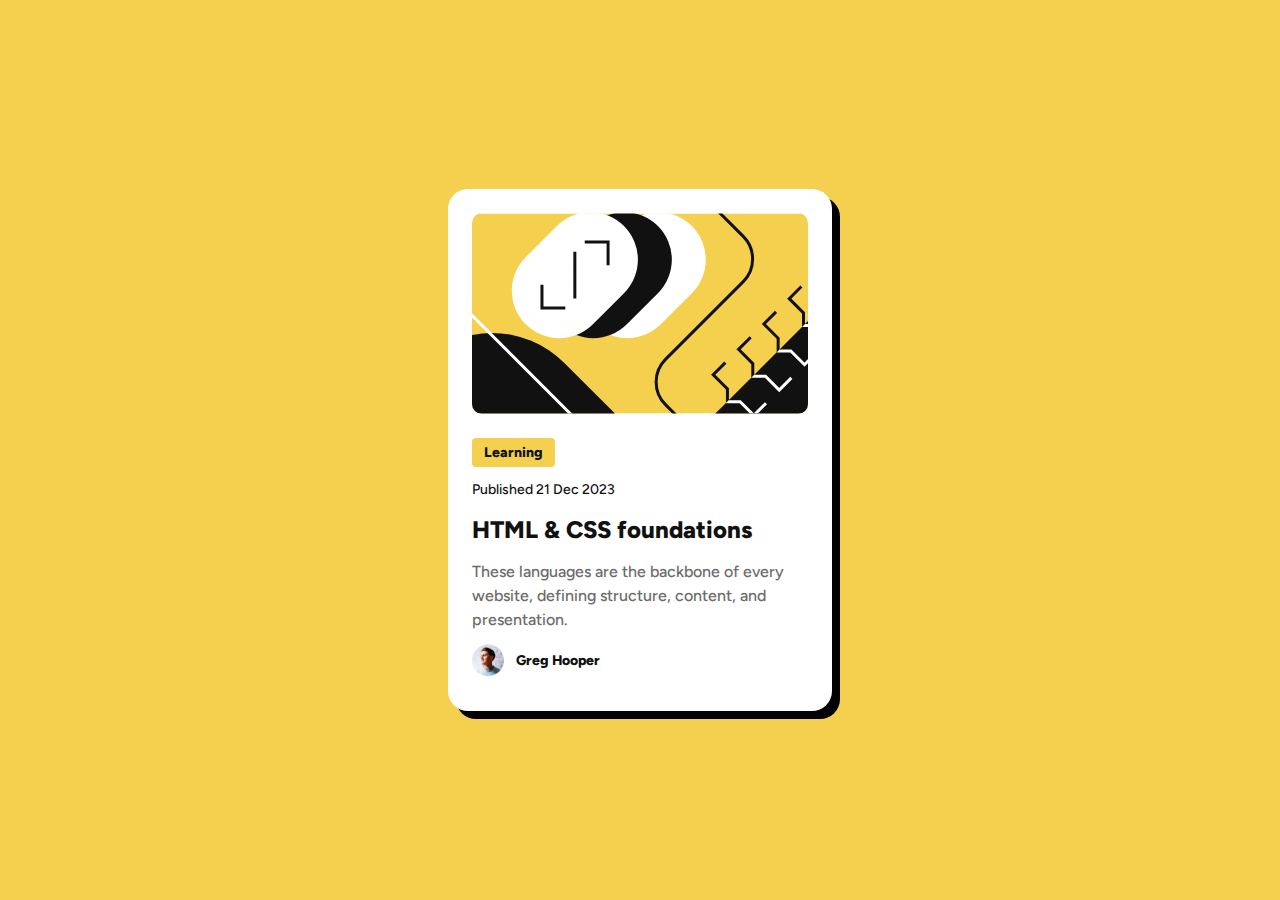
<file: index.html>
<!DOCTYPE html>
<html lang="en">
<head>
    <meta charset="UTF-8">
    <meta name="viewport" content="width=device-width, initial-scale=1.0">
    <title>blog-preview-card</title>
    <link rel="stylesheet" href="style.css">  
</head>
<body>
    <div class="blog-preview-card">
        <img src="assets/images/illustration-article.svg" alt="HTML & CSS" class="card-image">
        <div class="card-content">
                <span class="category">Learning</span>
                <div class="date">Published 21 Dec 2023</div>
                <div class="title">HTML & CSS foundations</div>
                <div class="description">These languages are the backbone of every website, defining structure, content, and presentation.</div>
            <div class="author">
                <img src="assets/images/image-avatar.webp" alt="Greg Hooper" class="author-avatar">
                <span class="author-name">Greg Hooper</span> 
            </div>
        </div>
    </div>

</body>
</html>
</file>
<file: style.css>
@font-face {
  font-family: 'Figtree';
  src: url(assets/fonts/static/Figtree-ExtraBold.ttf) format('truetype');
  font-weight: 800;
  font-style: normal;
}
@font-face {
  font-family: 'Figtree';
  src: url(assets/fonts/static/Figtree-Medium.ttf) format('truetype');
  font-weight: 500;
  font-style: normal;
}
* {
  margin: 0;
  padding: 0;
  box-sizing: border-box;
}
body {
  font-family: 'Figtree', sans-serif;
  background-color: rgba(244, 208, 78, 1);
  display: flex;
  justify-content: center;
    align-items: center;
    height: 100vh;
}
.blog-preview-card {
  width: 384px;
  height: 522px;
  background-color: white;
  border-radius: 20px;
  box-shadow: 8px 8px 0px 0px #000000;
  overflow: hidden;
  padding: 24px;
  gap: 24px;
    display: flex;  
    flex-direction: column; 
}
.card-image {
  border-radius: 10px;
  background-size: cover;
}
.card-content {
  display: flex;
  flex-direction: column;
  gap: 12px;
}
.category {
  font-size: 14px;
  font-weight: 800;
  line-height: 150%;
  color: #111111;
  background-color: #F4D04E;
  display: inline-block;
  padding: 4px 12px;
  align-self: flex-start;
  border-radius: 4px;
}
.date {
  font-size: 14px;
  font-weight: 500;
  line-height: 150%;
  color: #111111;
}
.title {
  font-size: 24px;
  font-weight: 800;
  line-height: 150%;
  color: #111111;
}
.description {
  font-size: 16px;
  font-weight: 500;
  line-height: 150%;
  color: #6B6B6B;
}
.author {
  display: flex;
  align-items: center;
  gap: 12px;
}
.author-avatar {
  width: 32px;
  height: 32px;
}
.author-name {
  font-size: 14px;
  font-weight: 800;
  line-height: 150%;
  color: #111111;
}
</file>
